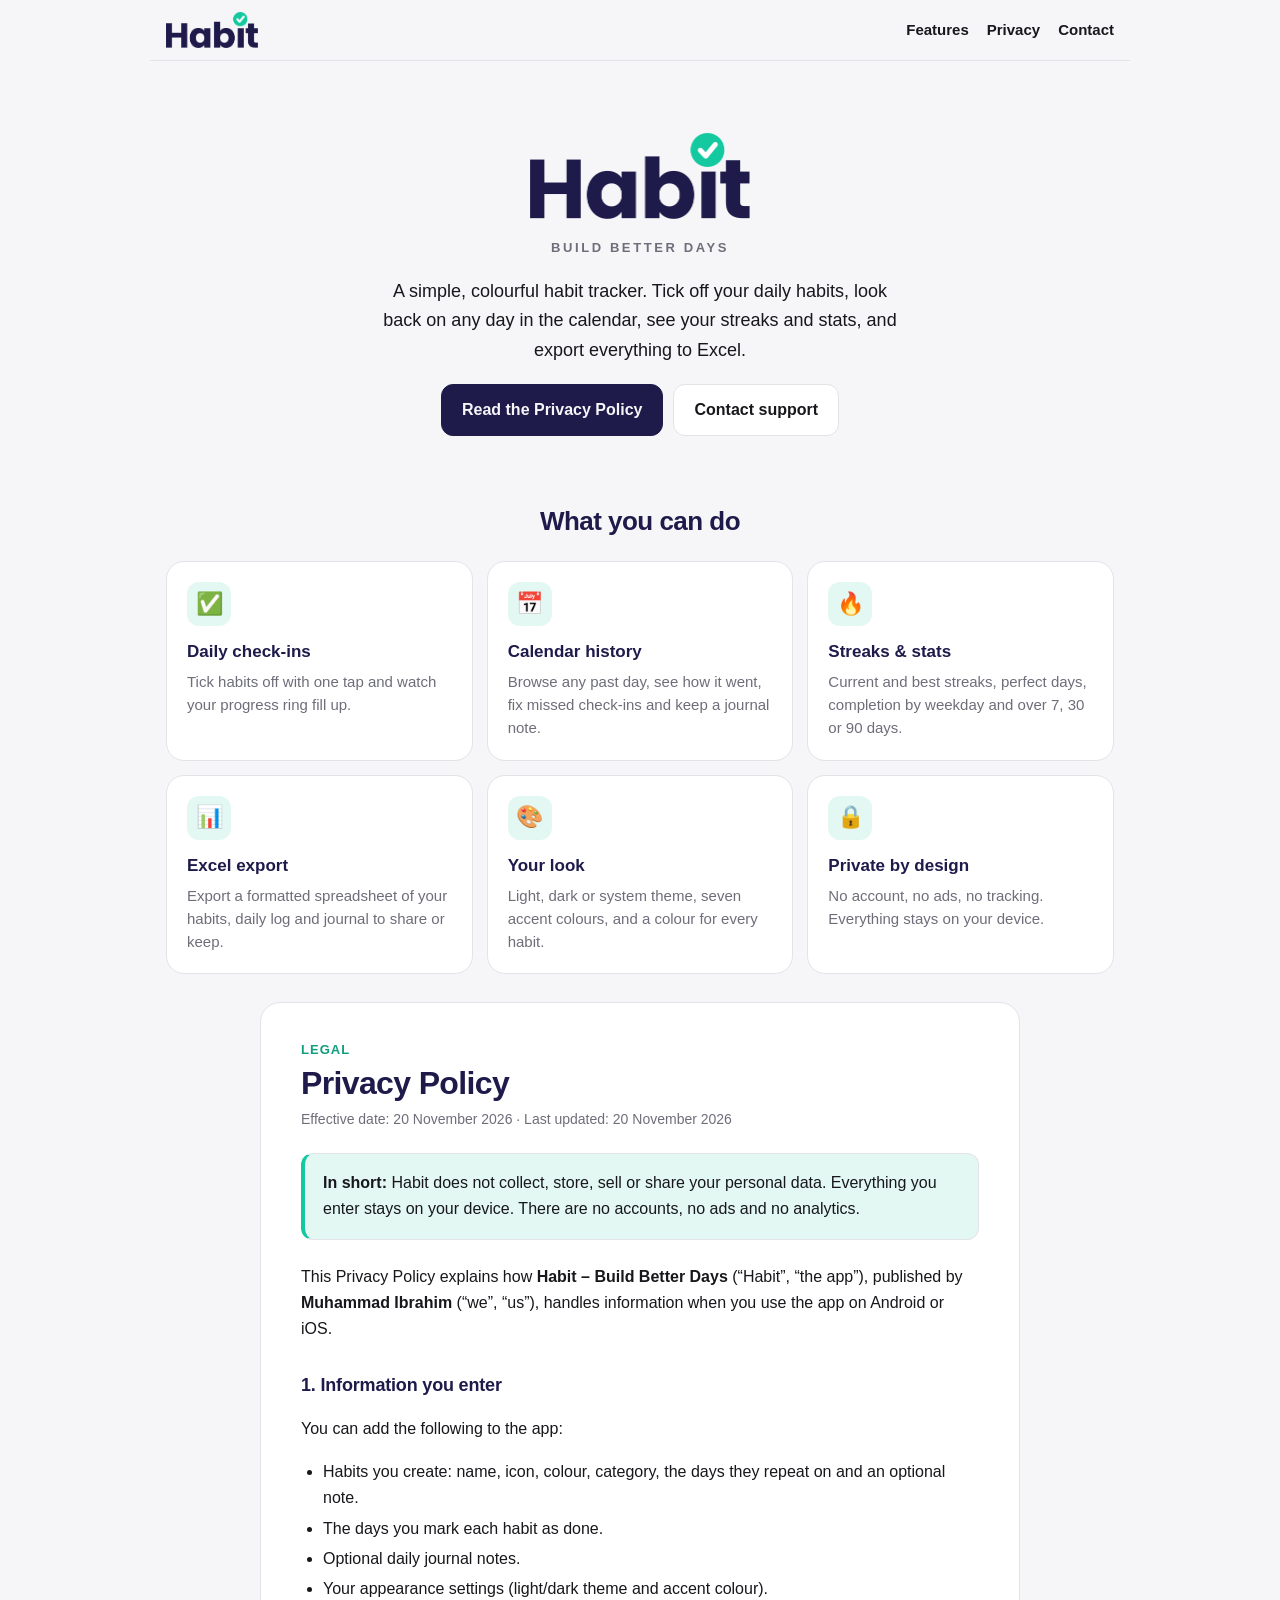
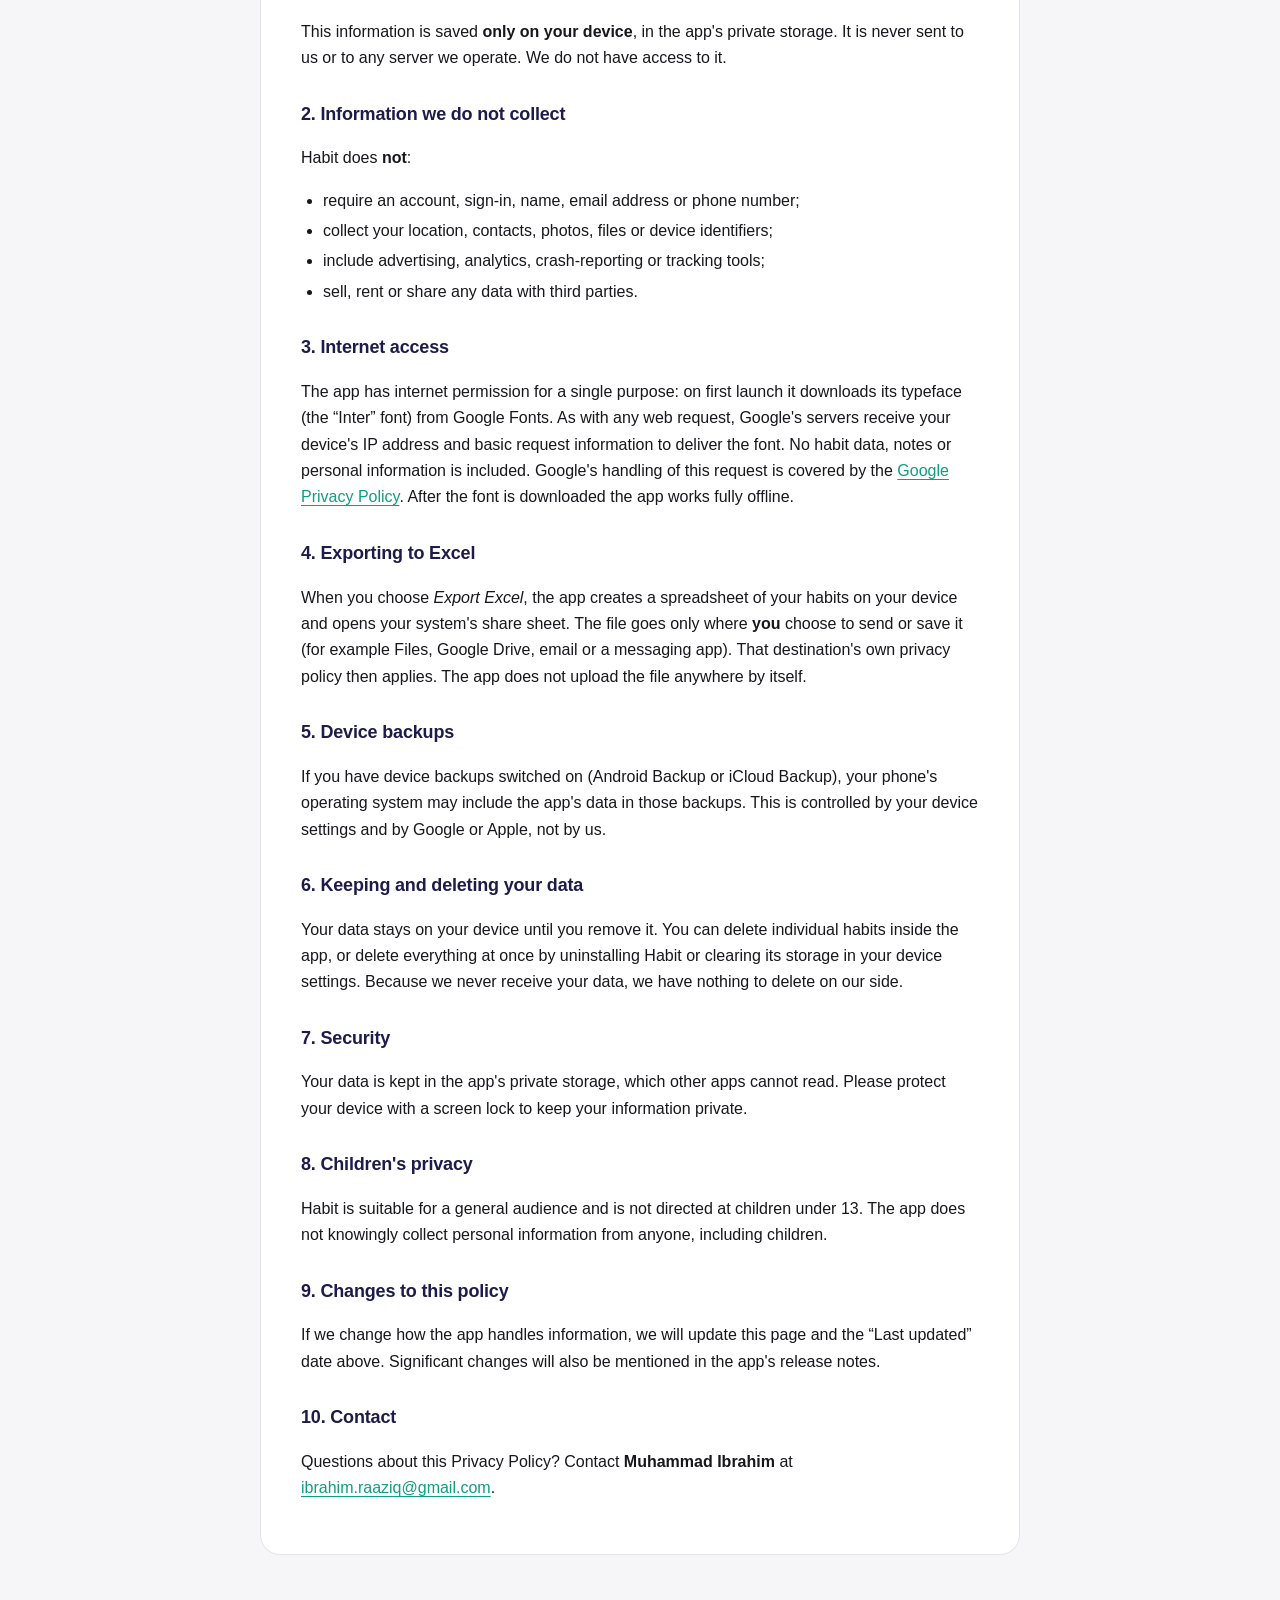
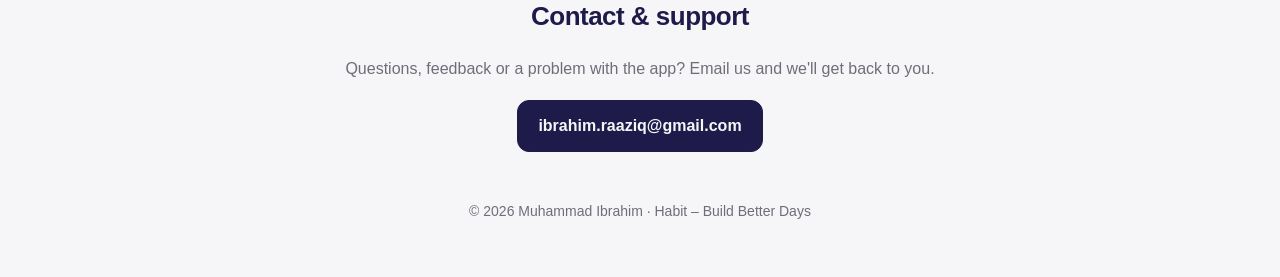
<file: index.html>
<!doctype html>
<html lang="en">
<head>
  <meta charset="utf-8">
  <meta name="viewport" content="width=device-width, initial-scale=1">
  <title>Habit – Build Better Days · Privacy Policy</title>
  <meta name="description" content="Habit is a simple habit tracker with a calendar history, statistics and Excel export. Privacy policy: your data stays on your device.">
  <link rel="icon" href="logo.png">
  <link rel="stylesheet" href="style.css">
</head>
<body>
  <nav class="bar">
    <a href="#top" class="brand"><picture><source srcset="logo-dark.png" media="(prefers-color-scheme: dark)"><img src="logo.png" alt="Habit" width="92" height="36"></picture></a>
    <div class="bar-links">
      <a href="#features">Features</a>
      <a href="#privacy">Privacy</a>
      <a href="#contact">Contact</a>
    </div>
  </nav>

  <header class="hero" id="top">
    <picture><source srcset="logo-dark.png" media="(prefers-color-scheme: dark)"><img src="logo.png" alt="Habit" class="hero-logo" width="220" height="86"></picture>
    <p class="slogan">Build better days</p>
    <p class="lead">
      A simple, colourful habit tracker. Tick off your daily habits, look back on any day in the calendar,
      see your streaks and stats, and export everything to Excel.
    </p>
    <nav class="links">
      <a class="btn" href="#privacy">Read the Privacy Policy</a>
      <a class="btn ghost" href="#contact">Contact support</a>
    </nav>
  </header>

  <section class="features" id="features">
    <h2 class="section-title">What you can do</h2>
    <div class="grid">
      <article class="card"><span class="ico">✅</span><h3>Daily check-ins</h3><p>Tick habits off with one tap and watch your progress ring fill up.</p></article>
      <article class="card"><span class="ico">📅</span><h3>Calendar history</h3><p>Browse any past day, see how it went, fix missed check-ins and keep a journal note.</p></article>
      <article class="card"><span class="ico">🔥</span><h3>Streaks &amp; stats</h3><p>Current and best streaks, perfect days, completion by weekday and over 7, 30 or 90 days.</p></article>
      <article class="card"><span class="ico">📊</span><h3>Excel export</h3><p>Export a formatted spreadsheet of your habits, daily log and journal to share or keep.</p></article>
      <article class="card"><span class="ico">🎨</span><h3>Your look</h3><p>Light, dark or system theme, seven accent colours, and a colour for every habit.</p></article>
      <article class="card"><span class="ico">🔒</span><h3>Private by design</h3><p>No account, no ads, no tracking. Everything stays on your device.</p></article>
    </div>
  </section>

  <main class="doc" id="privacy">

    <p class="eyebrow">Legal</p>
    <h2>Privacy Policy</h2>
    <p class="meta">Effective date: 20 November 2026 · Last updated: 20 November 2026</p>

    <div class="summary">
      <strong>In short:</strong> Habit does not collect, store, sell or share your personal data.
      Everything you enter stays on your device. There are no accounts, no ads and no analytics.
    </div>

    <p>
      This Privacy Policy explains how <strong>Habit – Build Better Days</strong> (“Habit”, “the app”),
      published by <strong>Muhammad Ibrahim</strong> (“we”, “us”), handles information when you use the app
      on Android or iOS.
    </p>

    <h3>1. Information you enter</h3>
    <p>You can add the following to the app:</p>
    <ul>
      <li>Habits you create: name, icon, colour, category, the days they repeat on and an optional note.</li>
      <li>The days you mark each habit as done.</li>
      <li>Optional daily journal notes.</li>
      <li>Your appearance settings (light/dark theme and accent colour).</li>
    </ul>
    <p>
      This information is saved <strong>only on your device</strong>, in the app's private storage.
      It is never sent to us or to any server we operate. We do not have access to it.
    </p>

    <h3>2. Information we do not collect</h3>
    <p>Habit does <strong>not</strong>:</p>
    <ul>
      <li>require an account, sign-in, name, email address or phone number;</li>
      <li>collect your location, contacts, photos, files or device identifiers;</li>
      <li>include advertising, analytics, crash-reporting or tracking tools;</li>
      <li>sell, rent or share any data with third parties.</li>
    </ul>

    <h3>3. Internet access</h3>
    <p>
      The app has internet permission for a single purpose: on first launch it downloads its typeface
      (the “Inter” font) from Google Fonts. As with any web request, Google's servers receive your
      device's IP address and basic request information to deliver the font. No habit data, notes
      or personal information is included. Google's handling of this request is covered by the
      <a href="https://policies.google.com/privacy" rel="noopener">Google Privacy Policy</a>.
      After the font is downloaded the app works fully offline.
    </p>

    <h3>4. Exporting to Excel</h3>
    <p>
      When you choose <em>Export Excel</em>, the app creates a spreadsheet of your habits on your device
      and opens your system's share sheet. The file goes only where <strong>you</strong> choose to send or
      save it (for example Files, Google Drive, email or a messaging app). That destination's own privacy
      policy then applies. The app does not upload the file anywhere by itself.
    </p>

    <h3>5. Device backups</h3>
    <p>
      If you have device backups switched on (Android Backup or iCloud Backup), your phone's operating
      system may include the app's data in those backups. This is controlled by your device settings and
      by Google or Apple, not by us.
    </p>

    <h3>6. Keeping and deleting your data</h3>
    <p>
      Your data stays on your device until you remove it. You can delete individual habits inside the app,
      or delete everything at once by uninstalling Habit or clearing its storage in your device settings.
      Because we never receive your data, we have nothing to delete on our side.
    </p>

    <h3>7. Security</h3>
    <p>
      Your data is kept in the app's private storage, which other apps cannot read. Please protect your
      device with a screen lock to keep your information private.
    </p>

    <h3>8. Children's privacy</h3>
    <p>
      Habit is suitable for a general audience and is not directed at children under 13. The app does not
      knowingly collect personal information from anyone, including children.
    </p>

    <h3>9. Changes to this policy</h3>
    <p>
      If we change how the app handles information, we will update this page and the “Last updated” date
      above. Significant changes will also be mentioned in the app's release notes.
    </p>

    <h3>10. Contact</h3>
    <p>
      Questions about this Privacy Policy? Contact <strong>Muhammad Ibrahim</strong> at
      <a href="mailto:ibrahim.raaziq@gmail.com">ibrahim.raaziq@gmail.com</a>.
    </p>
  
  </main>

  <section class="contact" id="contact">
    <h2 class="section-title">Contact &amp; support</h2>
    <p>Questions, feedback or a problem with the app? Email us and we'll get back to you.</p>
    <a class="btn" href="mailto:ibrahim.raaziq@gmail.com">ibrahim.raaziq@gmail.com</a>
  </section>

  <footer class="foot">
    <p>© 2026 Muhammad Ibrahim · Habit – Build Better Days</p>
  </footer>
</body>
</html>
</file>
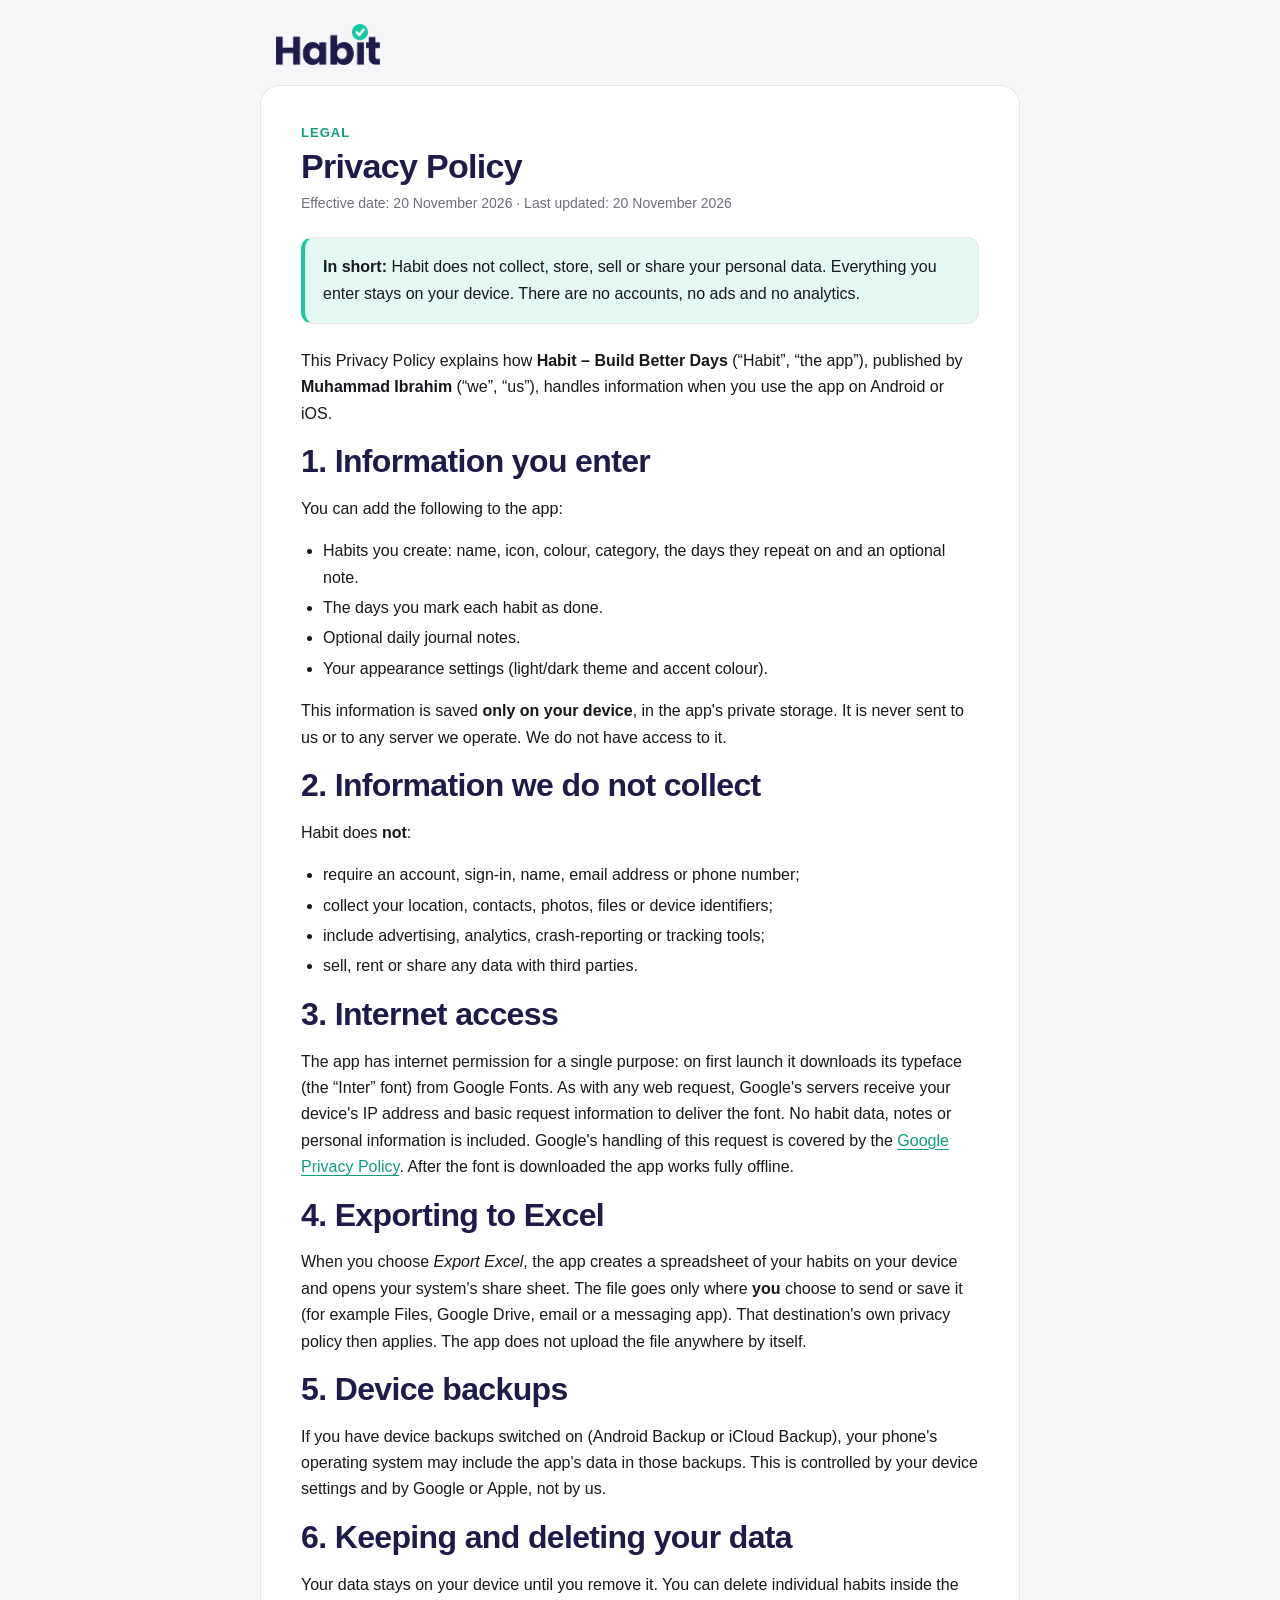
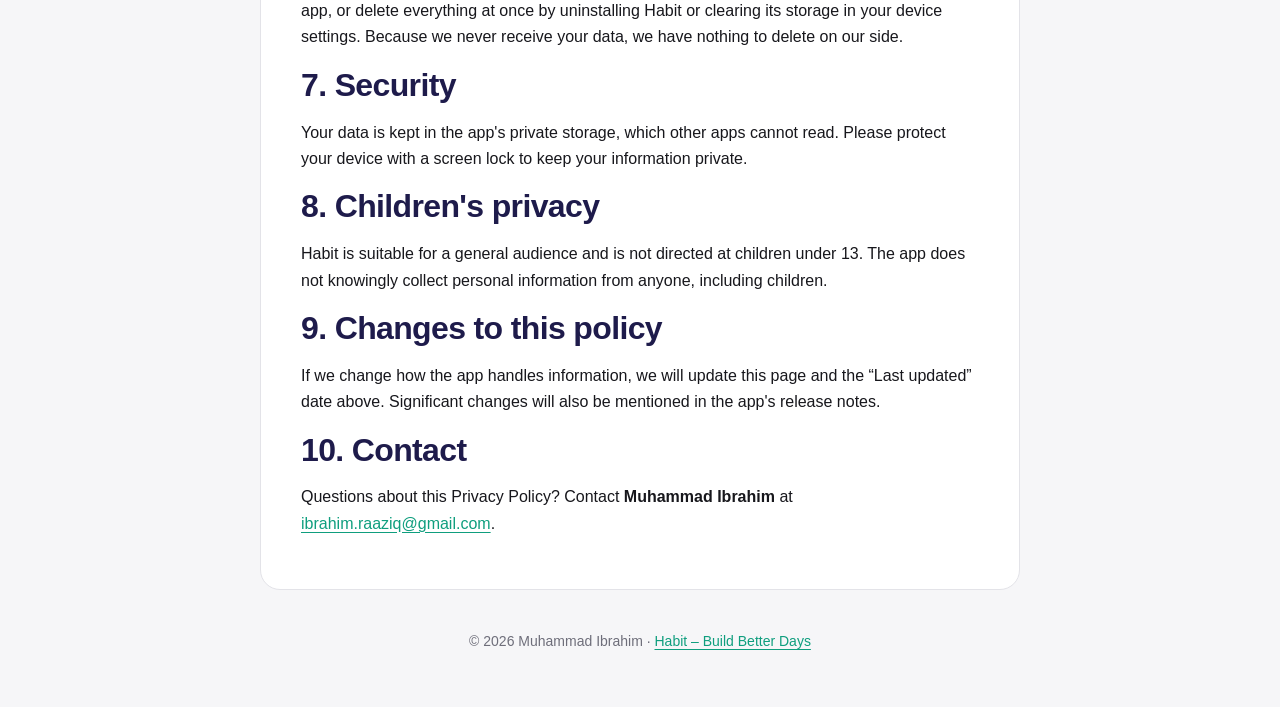
<file: privacy-policy.html>
<!doctype html>
<html lang="en">
<head>
  <meta charset="utf-8">
  <meta name="viewport" content="width=device-width, initial-scale=1">
  <title>Privacy Policy – Habit</title>
  <meta name="description" content="Privacy Policy for Habit – Build Better Days, a habit tracker that keeps all of your data on your device.">
  <link rel="icon" href="logo.png">
  <link rel="stylesheet" href="style.css">
</head>
<body>
  <header class="top">
    <a href="./" class="brand"><picture><source srcset="logo-dark.png" media="(prefers-color-scheme: dark)"><img src="logo.png" alt="Habit" width="104" height="41"></picture></a>
  </header>

  <main class="doc">
    <p class="eyebrow">Legal</p>
    <h1>Privacy Policy</h1>
    <p class="meta">Effective date: 20 November 2026 · Last updated: 20 November 2026</p>

    <div class="summary">
      <strong>In short:</strong> Habit does not collect, store, sell or share your personal data.
      Everything you enter stays on your device. There are no accounts, no ads and no analytics.
    </div>

    <p>
      This Privacy Policy explains how <strong>Habit – Build Better Days</strong> (“Habit”, “the app”),
      published by <strong>Muhammad Ibrahim</strong> (“we”, “us”), handles information when you use the app
      on Android or iOS.
    </p>

    <h2>1. Information you enter</h2>
    <p>You can add the following to the app:</p>
    <ul>
      <li>Habits you create: name, icon, colour, category, the days they repeat on and an optional note.</li>
      <li>The days you mark each habit as done.</li>
      <li>Optional daily journal notes.</li>
      <li>Your appearance settings (light/dark theme and accent colour).</li>
    </ul>
    <p>
      This information is saved <strong>only on your device</strong>, in the app's private storage.
      It is never sent to us or to any server we operate. We do not have access to it.
    </p>

    <h2>2. Information we do not collect</h2>
    <p>Habit does <strong>not</strong>:</p>
    <ul>
      <li>require an account, sign-in, name, email address or phone number;</li>
      <li>collect your location, contacts, photos, files or device identifiers;</li>
      <li>include advertising, analytics, crash-reporting or tracking tools;</li>
      <li>sell, rent or share any data with third parties.</li>
    </ul>

    <h2>3. Internet access</h2>
    <p>
      The app has internet permission for a single purpose: on first launch it downloads its typeface
      (the “Inter” font) from Google Fonts. As with any web request, Google's servers receive your
      device's IP address and basic request information to deliver the font. No habit data, notes
      or personal information is included. Google's handling of this request is covered by the
      <a href="https://policies.google.com/privacy" rel="noopener">Google Privacy Policy</a>.
      After the font is downloaded the app works fully offline.
    </p>

    <h2>4. Exporting to Excel</h2>
    <p>
      When you choose <em>Export Excel</em>, the app creates a spreadsheet of your habits on your device
      and opens your system's share sheet. The file goes only where <strong>you</strong> choose to send or
      save it (for example Files, Google Drive, email or a messaging app). That destination's own privacy
      policy then applies. The app does not upload the file anywhere by itself.
    </p>

    <h2>5. Device backups</h2>
    <p>
      If you have device backups switched on (Android Backup or iCloud Backup), your phone's operating
      system may include the app's data in those backups. This is controlled by your device settings and
      by Google or Apple, not by us.
    </p>

    <h2>6. Keeping and deleting your data</h2>
    <p>
      Your data stays on your device until you remove it. You can delete individual habits inside the app,
      or delete everything at once by uninstalling Habit or clearing its storage in your device settings.
      Because we never receive your data, we have nothing to delete on our side.
    </p>

    <h2>7. Security</h2>
    <p>
      Your data is kept in the app's private storage, which other apps cannot read. Please protect your
      device with a screen lock to keep your information private.
    </p>

    <h2>8. Children's privacy</h2>
    <p>
      Habit is suitable for a general audience and is not directed at children under 13. The app does not
      knowingly collect personal information from anyone, including children.
    </p>

    <h2>9. Changes to this policy</h2>
    <p>
      If we change how the app handles information, we will update this page and the “Last updated” date
      above. Significant changes will also be mentioned in the app's release notes.
    </p>

    <h2>10. Contact</h2>
    <p>
      Questions about this Privacy Policy? Contact <strong>Muhammad Ibrahim</strong> at
      <a href="mailto:ibrahim.raaziq@gmail.com">ibrahim.raaziq@gmail.com</a>.
    </p>
  </main>

  <footer class="foot">
    <p>© 2026 Muhammad Ibrahim · <a href="./">Habit – Build Better Days</a></p>
  </footer>
</body>
</html>
</file>
<file: style.css>
:root {
  --bg: #f6f6f8;
  --surface: #ffffff;
  --border: #e3e3e8;
  --text: #17171c;
  --muted: #6e6e7a;
  --navy: #1e1b4b;
  --green: #14c8a0;
  --green-soft: #e3f8f2;
}

@media (prefers-color-scheme: dark) {
  :root {
    --bg: #0f1014;
    --surface: #181a20;
    --border: #2b2e37;
    --text: #f2f3f6;
    --muted: #9c9fac;
    --navy: #ffffff;
    --green-soft: #16302a;
  }
}

* { box-sizing: border-box; }

body {
  margin: 0;
  background: var(--bg);
  color: var(--text);
  font: 16px/1.65 -apple-system, BlinkMacSystemFont, "Segoe UI", Inter, Roboto, sans-serif;
  -webkit-font-smoothing: antialiased;
}

a { color: #0f9e7e; text-underline-offset: 3px; }

.top { max-width: 760px; margin: 0 auto; padding: 24px 16px 0; }
.brand img { display: block; height: auto; }

.doc {
  max-width: 760px;
  margin: 20px auto 40px;
  padding: 36px 40px;
  background: var(--surface);
  border: 1px solid var(--border);
  border-radius: 20px;
}

.eyebrow {
  margin: 0;
  color: #0f9e7e;
  font-size: 13px;
  font-weight: 700;
  letter-spacing: .08em;
  text-transform: uppercase;
}

h1 { margin: 4px 0 6px; font-size: 34px; line-height: 1.15; letter-spacing: -.02em; color: var(--navy); }
h2 { margin: 32px 0 8px; font-size: 19px; letter-spacing: -.01em; color: var(--navy); }
.meta { margin: 0 0 22px; color: var(--muted); font-size: 14px; }

.summary {
  padding: 16px 18px;
  margin: 0 0 24px;
  background: var(--green-soft);
  border: 1px solid var(--border);
  border-left: 4px solid var(--green);
  border-radius: 12px;
}

ul { padding-left: 22px; }
li { margin: 4px 0; }

.foot { padding: 0 16px 40px; text-align: center; color: var(--muted); font-size: 14px; }

/* Landing page */
.hero {
  max-width: 560px;
  margin: 0 auto;
  padding: 72px 16px 40px;
  text-align: center;
}
.hero-logo { width: 220px; height: auto; }
.slogan {
  margin: 10px 0 18px;
  color: var(--muted);
  font-size: 13px;
  font-weight: 700;
  letter-spacing: .2em;
  text-transform: uppercase;
}
.lead { margin: 0 0 18px; font-size: 18px; }
.points { list-style: none; padding: 0; margin: 0 0 28px; color: var(--muted); }
.points li::before { content: "✓  "; color: var(--green); font-weight: 700; }
.links { display: flex; gap: 10px; justify-content: center; flex-wrap: wrap; }
.btn {
  display: inline-block;
  padding: 12px 20px;
  border-radius: 12px;
  background: var(--navy);
  color: var(--bg);
  font-weight: 600;
  text-decoration: none;
  border: 1px solid var(--navy);
}
.btn.ghost { background: var(--surface); color: var(--text); border-color: var(--border); }

@media (max-width: 600px) {
  .doc { margin: 12px 12px 32px; padding: 24px 18px; border-radius: 16px; }
  h1 { font-size: 28px; }
  .hero { padding-top: 48px; }
}

/* ---------- Combined landing + policy page ---------- */
html { scroll-behavior: smooth; scroll-padding-top: 72px; }

.bar {
  position: sticky; top: 0; z-index: 10;
  display: flex; align-items: center; justify-content: space-between;
  max-width: 980px; margin: 0 auto; padding: 12px 16px;
  background: var(--bg);
  border-bottom: 1px solid var(--border);
}
.bar .brand img { display: block; height: auto; }
.bar-links { display: flex; gap: 18px; }
.bar-links a { color: var(--text); text-decoration: none; font-weight: 600; font-size: 15px; }
.bar-links a:hover { color: #0f9e7e; }

.section-title { margin: 0 0 18px; font-size: 26px; letter-spacing: -.02em; color: var(--navy); text-align: center; }

.features { max-width: 980px; margin: 0 auto; padding: 24px 16px 8px; }
.grid { display: grid; grid-template-columns: repeat(3, 1fr); gap: 14px; }
.card {
  background: var(--surface);
  border: 1px solid var(--border);
  border-radius: 18px;
  padding: 20px;
}
.card .ico {
  display: inline-grid; place-items: center;
  width: 44px; height: 44px; border-radius: 12px;
  background: var(--green-soft); font-size: 22px;
}
.card h3 { margin: 12px 0 4px; font-size: 17px; color: var(--navy); }
.card p { margin: 0; color: var(--muted); font-size: 15px; line-height: 1.55; }

.doc h3 { margin: 28px 0 8px; font-size: 18px; letter-spacing: -.01em; color: var(--navy); }
.doc > h2 { margin: 4px 0 6px; font-size: 32px; line-height: 1.15; letter-spacing: -.02em; color: var(--navy); }

.contact { max-width: 760px; margin: 0 auto 48px; padding: 0 16px; text-align: center; }
.contact p { color: var(--muted); margin: 0 0 18px; }

@media (max-width: 820px) { .grid { grid-template-columns: repeat(2, 1fr); } }
@media (max-width: 560px) {
  .grid { grid-template-columns: 1fr; }
  .bar-links { gap: 12px; }
  .bar-links a { font-size: 14px; }
  .doc > h2 { font-size: 26px; }
}
</file>
